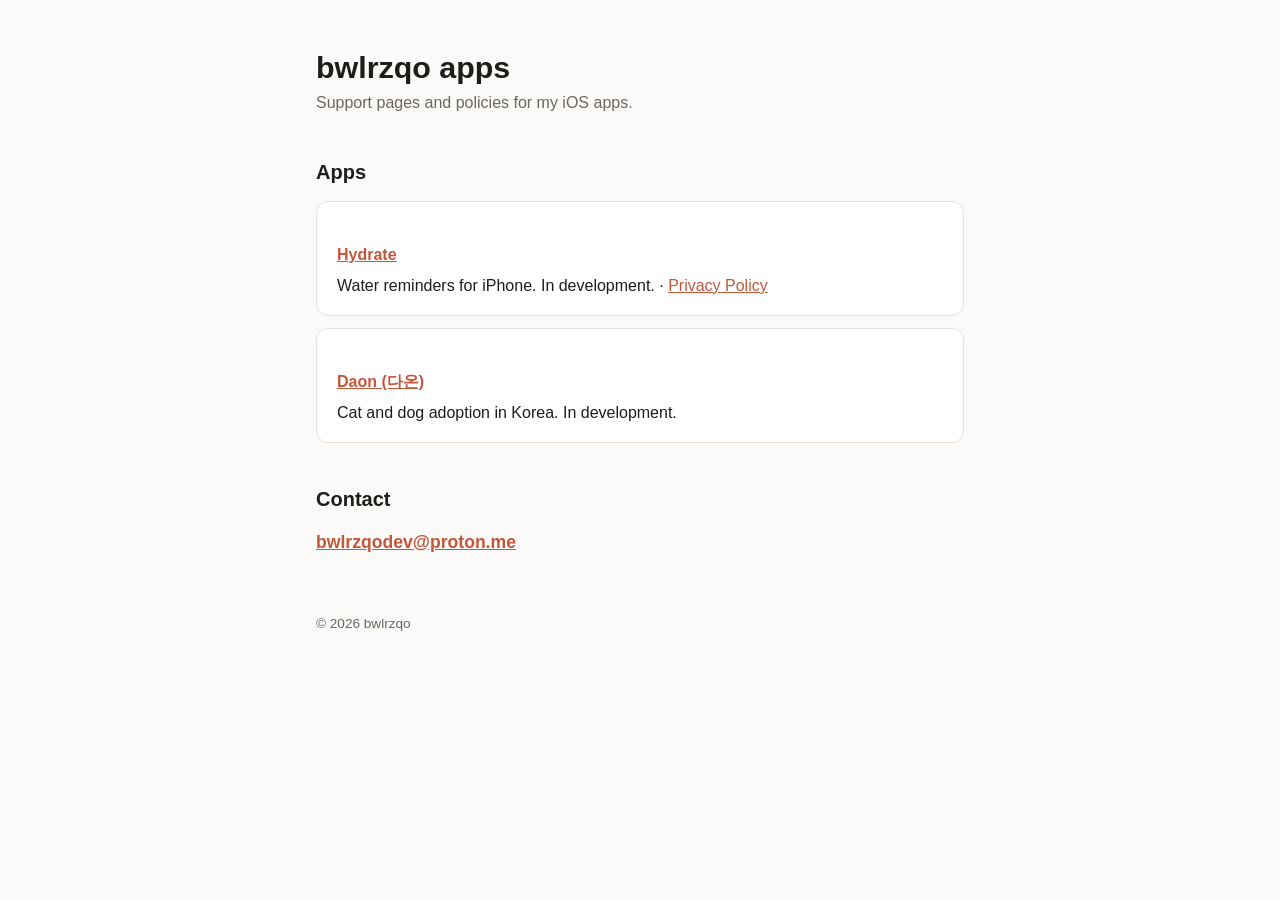
<file: index.html>
<!doctype html>
<html lang="en">
<head>
  <meta charset="utf-8">
  <meta name="viewport" content="width=device-width, initial-scale=1">
  <title>bwlrzqo apps</title>
  <meta name="description" content="Support pages and policies for iOS apps by bwlrzqo.">
  <link rel="stylesheet" href="/assets/site.css">
</head>
<body>
  <main>
    <h1>bwlrzqo apps</h1>
    <p class="subtitle">Support pages and policies for my iOS apps.</p>

    <h2>Apps</h2>
    <div class="card">
      <h3><a href="/hydrate/support/">Hydrate</a></h3>
      <p>Water reminders for iPhone. In development. · <a href="/hydrate/privacy/">Privacy Policy</a></p>
    </div>
    <div class="card">
      <h3><a href="/daon/support/">Daon (다온)</a></h3>
      <p>Cat and dog adoption in Korea. In development.</p>
    </div>

    <h2>Contact</h2>
    <p class="contact"><a href="mailto:bwlrzqodev@proton.me">bwlrzqodev@proton.me</a></p>

    <footer>© 2026 bwlrzqo</footer>
  </main>
</body>
</html>
</file>
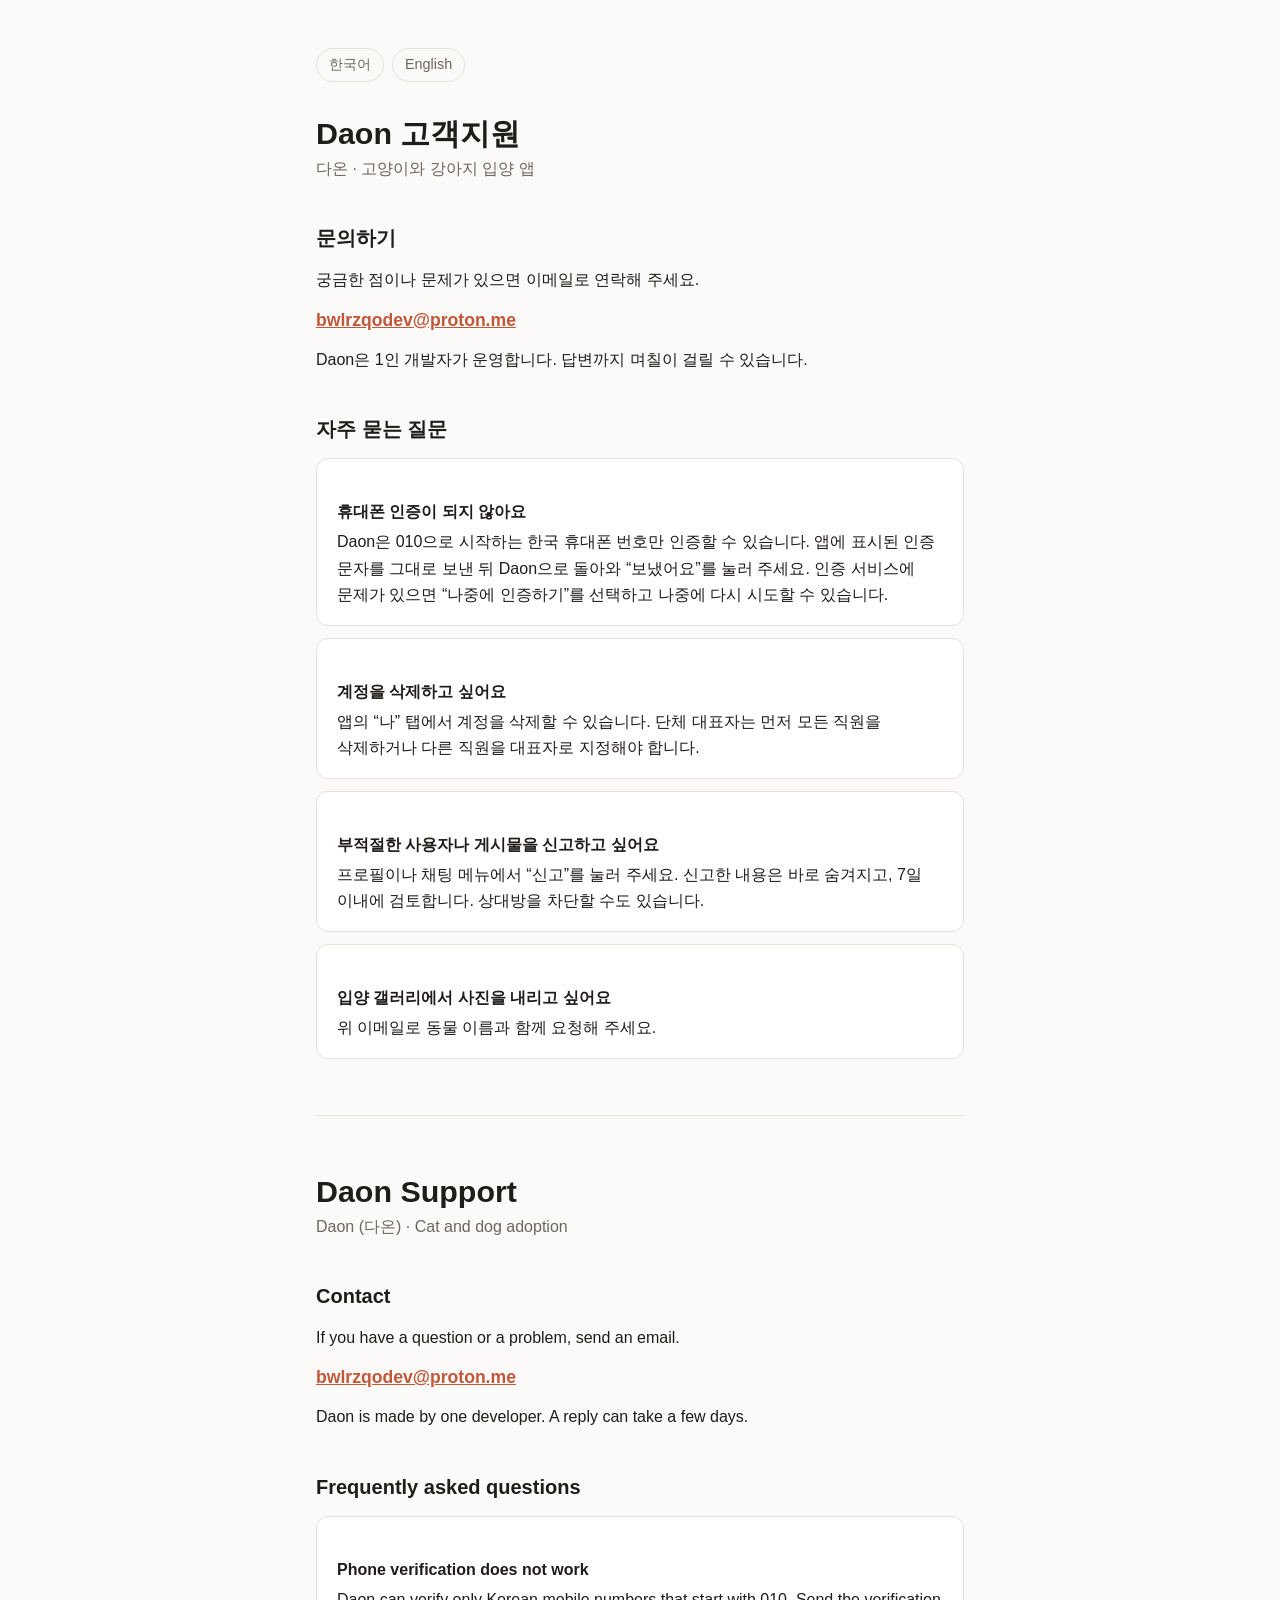
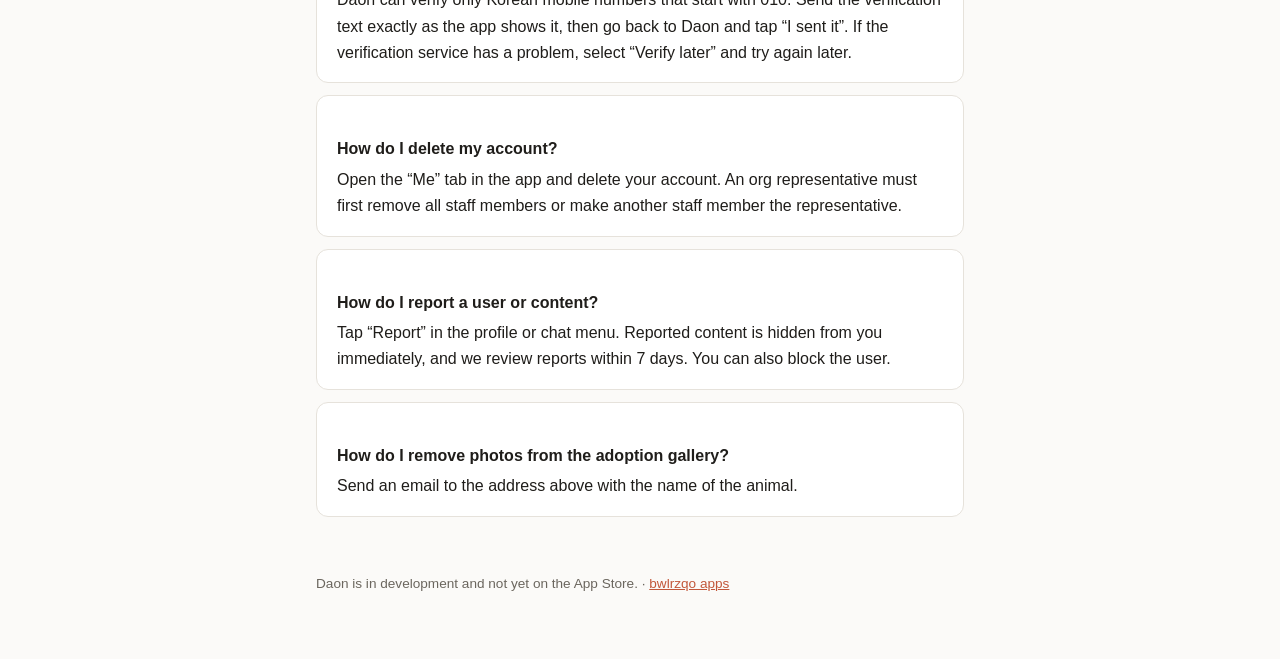
<file: daon/support/index.html>
<!doctype html>
<html lang="ko">
<head>
  <meta charset="utf-8">
  <meta name="viewport" content="width=device-width, initial-scale=1">
  <title>Daon 고객지원</title>
  <meta name="description" content="Daon(다온) 고객지원 · Daon support">
  <link rel="stylesheet" href="/assets/site.css">
</head>
<body>
  <main>
    <nav class="lang-switch">
      <a href="#ko">한국어</a>
      <a href="#en">English</a>
    </nav>

    <section id="ko" lang="ko">
      <h1>Daon 고객지원</h1>
      <p class="subtitle">다온 · 고양이와 강아지 입양 앱</p>

      <h2>문의하기</h2>
      <p>궁금한 점이나 문제가 있으면 이메일로 연락해 주세요.</p>
      <p class="contact"><a href="mailto:bwlrzqodev@proton.me?subject=Daon%20%EB%AC%B8%EC%9D%98">bwlrzqodev@proton.me</a></p>
      <p>Daon은 1인 개발자가 운영합니다. 답변까지 며칠이 걸릴 수 있습니다.</p>

      <h2>자주 묻는 질문</h2>

      <div class="card">
        <h3>휴대폰 인증이 되지 않아요</h3>
        <p>Daon은 010으로 시작하는 한국 휴대폰 번호만 인증할 수 있습니다. 앱에 표시된 인증 문자를 그대로 보낸 뒤 Daon으로 돌아와 “보냈어요”를 눌러 주세요. 인증 서비스에 문제가 있으면 “나중에 인증하기”를 선택하고 나중에 다시 시도할 수 있습니다.</p>
      </div>

      <div class="card">
        <h3>계정을 삭제하고 싶어요</h3>
        <p>앱의 “나” 탭에서 계정을 삭제할 수 있습니다. 단체 대표자는 먼저 모든 직원을 삭제하거나 다른 직원을 대표자로 지정해야 합니다.</p>
      </div>

      <div class="card">
        <h3>부적절한 사용자나 게시물을 신고하고 싶어요</h3>
        <p>프로필이나 채팅 메뉴에서 “신고”를 눌러 주세요. 신고한 내용은 바로 숨겨지고, 7일 이내에 검토합니다. 상대방을 차단할 수도 있습니다.</p>
      </div>

      <div class="card">
        <h3>입양 갤러리에서 사진을 내리고 싶어요</h3>
        <p>위 이메일로 동물 이름과 함께 요청해 주세요.</p>
      </div>
    </section>

    <hr>

    <section id="en" lang="en">
      <h1>Daon Support</h1>
      <p class="subtitle">Daon (다온) · Cat and dog adoption</p>

      <h2>Contact</h2>
      <p>If you have a question or a problem, send an email.</p>
      <p class="contact"><a href="mailto:bwlrzqodev@proton.me?subject=Daon%20support">bwlrzqodev@proton.me</a></p>
      <p>Daon is made by one developer. A reply can take a few days.</p>

      <h2>Frequently asked questions</h2>

      <div class="card">
        <h3>Phone verification does not work</h3>
        <p>Daon can verify only Korean mobile numbers that start with 010. Send the verification text exactly as the app shows it, then go back to Daon and tap “I sent it”. If the verification service has a problem, select “Verify later” and try again later.</p>
      </div>

      <div class="card">
        <h3>How do I delete my account?</h3>
        <p>Open the “Me” tab in the app and delete your account. An org representative must first remove all staff members or make another staff member the representative.</p>
      </div>

      <div class="card">
        <h3>How do I report a user or content?</h3>
        <p>Tap “Report” in the profile or chat menu. Reported content is hidden from you immediately, and we review reports within 7 days. You can also block the user.</p>
      </div>

      <div class="card">
        <h3>How do I remove photos from the adoption gallery?</h3>
        <p>Send an email to the address above with the name of the animal.</p>
      </div>
    </section>

    <footer>
      Daon is in development and not yet on the App Store. · <a href="/">bwlrzqo apps</a>
    </footer>
  </main>
</body>
</html>
</file>
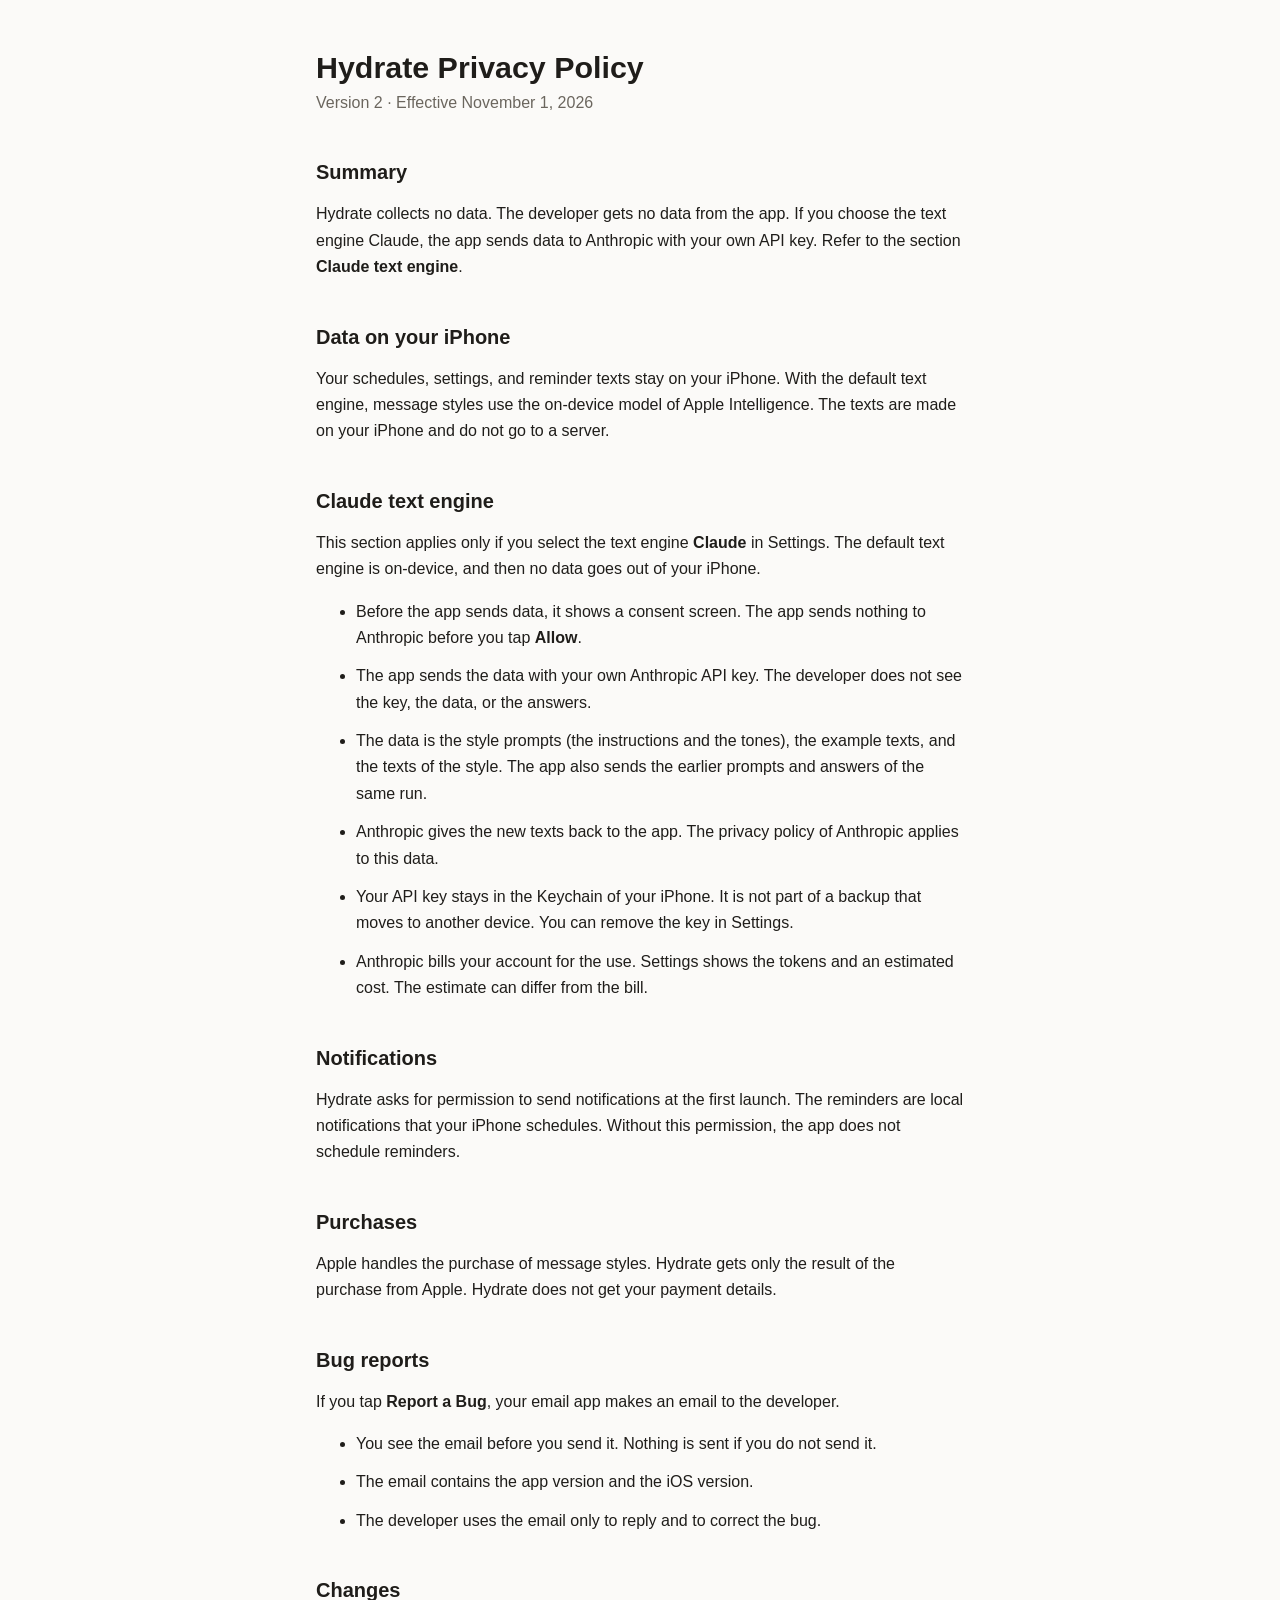
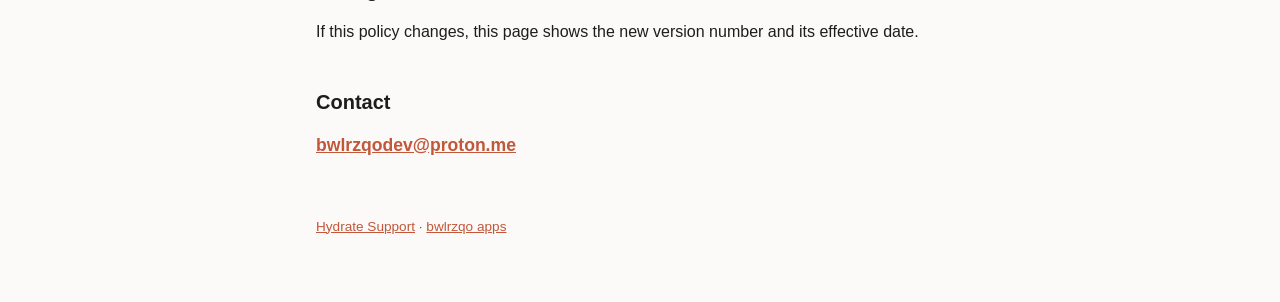
<file: hydrate/privacy/index.html>
<!doctype html>
<html lang="en">
<head>
  <meta charset="utf-8">
  <meta name="viewport" content="width=device-width, initial-scale=1">
  <title>Hydrate Privacy Policy</title>
  <meta name="description" content="Privacy policy of Hydrate, the water reminder app for iPhone.">
  <link rel="stylesheet" href="/assets/site.css">
</head>
<body>
  <main>
    <h1>Hydrate Privacy Policy</h1>
    <p class="subtitle">Version 2 · Effective November 1, 2026</p>

    <h2>Summary</h2>
    <p>Hydrate collects no data. The developer gets no data from the app. If you choose the text engine Claude, the app sends data to Anthropic with your own API key. Refer to the section <strong>Claude text engine</strong>.</p>

    <h2>Data on your iPhone</h2>
    <p>Your schedules, settings, and reminder texts stay on your iPhone. With the default text engine, message styles use the on-device model of Apple Intelligence. The texts are made on your iPhone and do not go to a server.</p>

    <h2>Claude text engine</h2>
    <p>This section applies only if you select the text engine <strong>Claude</strong> in Settings. The default text engine is on-device, and then no data goes out of your iPhone.</p>
    <ul>
      <li>Before the app sends data, it shows a consent screen. The app sends nothing to Anthropic before you tap <strong>Allow</strong>.</li>
      <li>The app sends the data with your own Anthropic API key. The developer does not see the key, the data, or the answers.</li>
      <li>The data is the style prompts (the instructions and the tones), the example texts, and the texts of the style. The app also sends the earlier prompts and answers of the same run.</li>
      <li>Anthropic gives the new texts back to the app. The privacy policy of Anthropic applies to this data.</li>
      <li>Your API key stays in the Keychain of your iPhone. It is not part of a backup that moves to another device. You can remove the key in Settings.</li>
      <li>Anthropic bills your account for the use. Settings shows the tokens and an estimated cost. The estimate can differ from the bill.</li>
    </ul>

    <h2>Notifications</h2>
    <p>Hydrate asks for permission to send notifications at the first launch. The reminders are local notifications that your iPhone schedules. Without this permission, the app does not schedule reminders.</p>

    <h2>Purchases</h2>
    <p>Apple handles the purchase of message styles. Hydrate gets only the result of the purchase from Apple. Hydrate does not get your payment details.</p>

    <h2>Bug reports</h2>
    <p>If you tap <strong>Report a Bug</strong>, your email app makes an email to the developer.</p>
    <ul>
      <li>You see the email before you send it. Nothing is sent if you do not send it.</li>
      <li>The email contains the app version and the iOS version.</li>
      <li>The developer uses the email only to reply and to correct the bug.</li>
    </ul>

    <h2>Changes</h2>
    <p>If this policy changes, this page shows the new version number and its effective date.</p>

    <h2>Contact</h2>
    <p class="contact"><a href="mailto:bwlrzqodev@proton.me?subject=Hydrate%20privacy">bwlrzqodev@proton.me</a></p>

    <footer>
      <a href="/hydrate/support/">Hydrate Support</a> · <a href="/">bwlrzqo apps</a>
    </footer>
  </main>
</body>
</html>
</file>
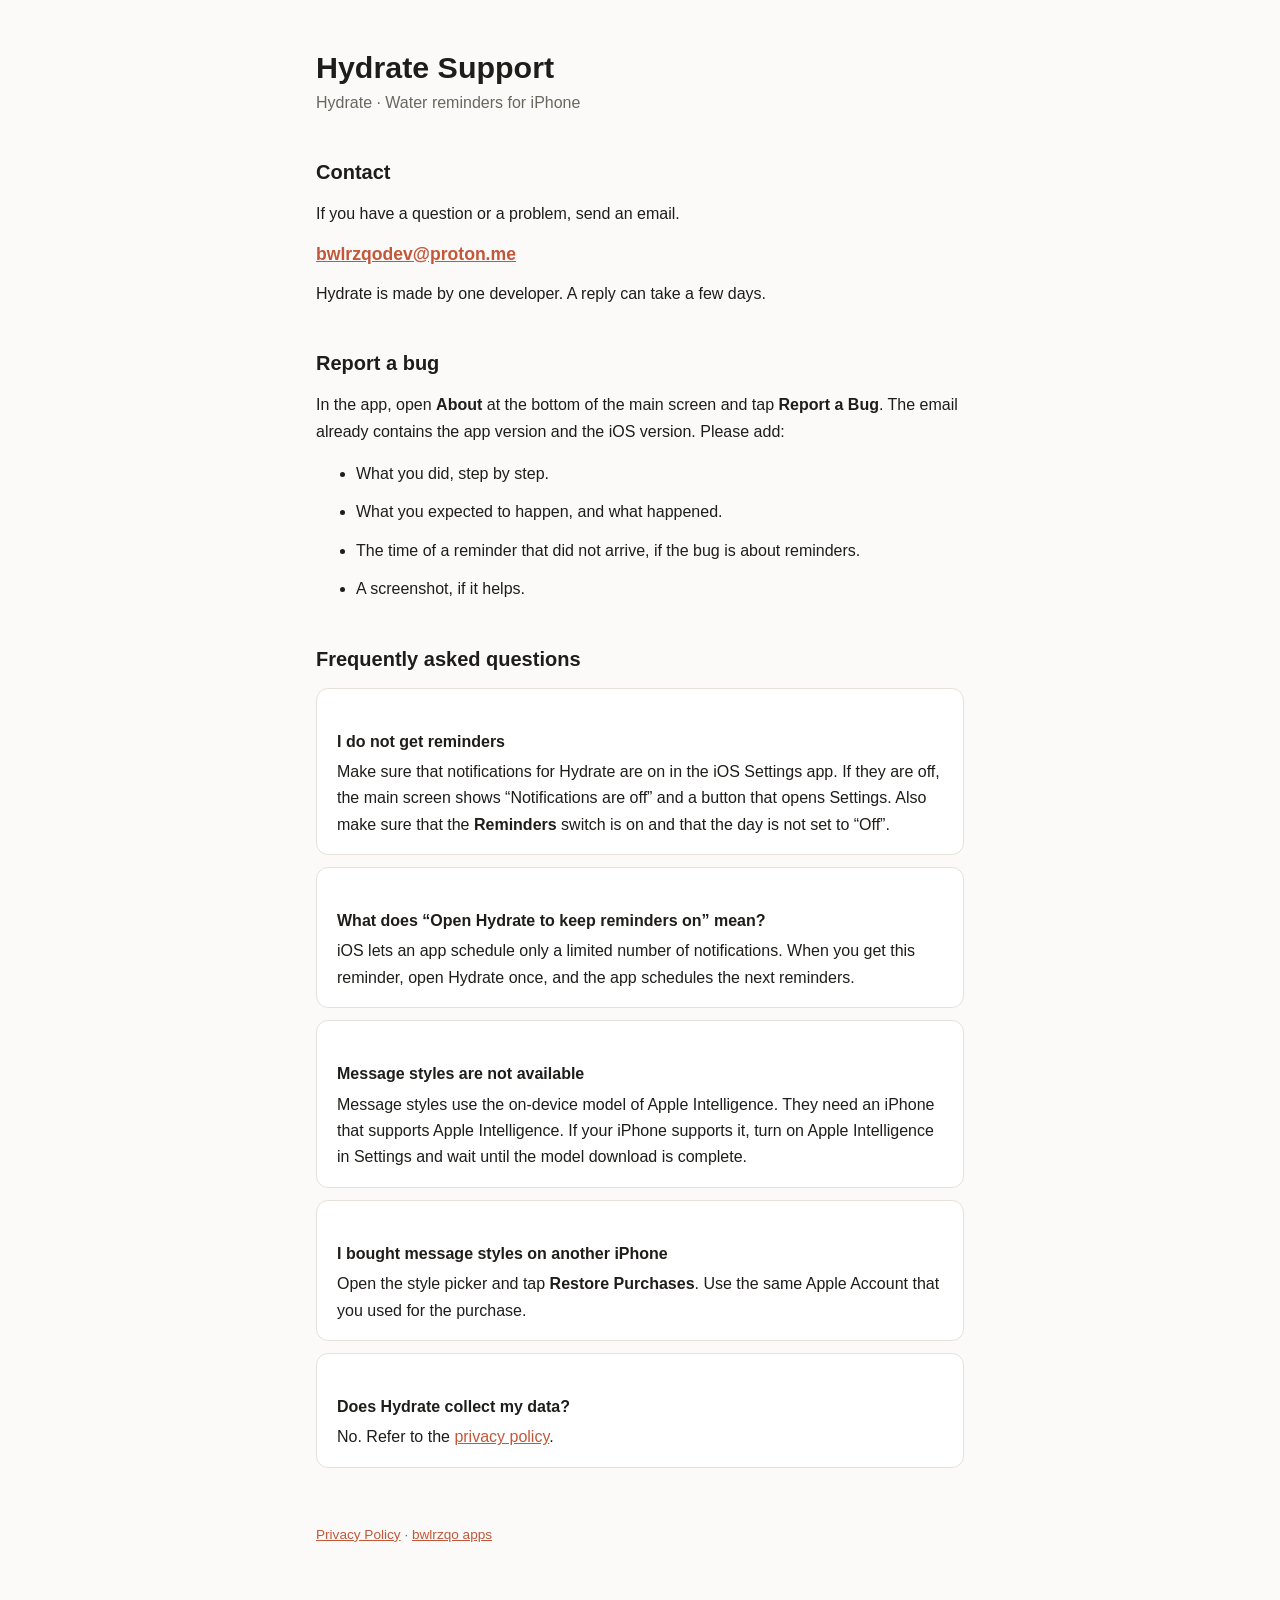
<file: hydrate/support/index.html>
<!doctype html>
<html lang="en">
<head>
  <meta charset="utf-8">
  <meta name="viewport" content="width=device-width, initial-scale=1">
  <title>Hydrate Support</title>
  <meta name="description" content="Hydrate support · Water reminders for iPhone">
  <link rel="stylesheet" href="/assets/site.css">
</head>
<body>
  <main>
    <h1>Hydrate Support</h1>
    <p class="subtitle">Hydrate · Water reminders for iPhone</p>

    <h2>Contact</h2>
    <p>If you have a question or a problem, send an email.</p>
    <p class="contact"><a href="mailto:bwlrzqodev@proton.me?subject=Hydrate%20support">bwlrzqodev@proton.me</a></p>
    <p>Hydrate is made by one developer. A reply can take a few days.</p>

    <h2>Report a bug</h2>
    <p>In the app, open <strong>About</strong> at the bottom of the main screen and tap <strong>Report a Bug</strong>. The email already contains the app version and the iOS version. Please add:</p>
    <ul>
      <li>What you did, step by step.</li>
      <li>What you expected to happen, and what happened.</li>
      <li>The time of a reminder that did not arrive, if the bug is about reminders.</li>
      <li>A screenshot, if it helps.</li>
    </ul>

    <h2>Frequently asked questions</h2>

    <div class="card">
      <h3>I do not get reminders</h3>
      <p>Make sure that notifications for Hydrate are on in the iOS Settings app. If they are off, the main screen shows “Notifications are off” and a button that opens Settings. Also make sure that the <strong>Reminders</strong> switch is on and that the day is not set to “Off”.</p>
    </div>

    <div class="card">
      <h3>What does “Open Hydrate to keep reminders on” mean?</h3>
      <p>iOS lets an app schedule only a limited number of notifications. When you get this reminder, open Hydrate once, and the app schedules the next reminders.</p>
    </div>

    <div class="card">
      <h3>Message styles are not available</h3>
      <p>Message styles use the on-device model of Apple Intelligence. They need an iPhone that supports Apple Intelligence. If your iPhone supports it, turn on Apple Intelligence in Settings and wait until the model download is complete.</p>
    </div>

    <div class="card">
      <h3>I bought message styles on another iPhone</h3>
      <p>Open the style picker and tap <strong>Restore Purchases</strong>. Use the same Apple Account that you used for the purchase.</p>
    </div>

    <div class="card">
      <h3>Does Hydrate collect my data?</h3>
      <p>No. Refer to the <a href="/hydrate/privacy/">privacy policy</a>.</p>
    </div>

    <footer>
      <a href="/hydrate/privacy/">Privacy Policy</a> · <a href="/">bwlrzqo apps</a>
    </footer>
  </main>
</body>
</html>
</file>
<file: assets/site.css>
:root {
  --bg: #fbfaf8;
  --surface: #ffffff;
  --text: #1f1d1a;
  --muted: #6b665e;
  --border: #e6e2db;
  --accent: #c2573a;
  --max: 680px;
  color-scheme: light dark;
}

@media (prefers-color-scheme: dark) {
  :root {
    --bg: #171614;
    --surface: #211f1c;
    --text: #ece8e1;
    --muted: #a29c92;
    --border: #36322d;
    --accent: #e8805f;
  }
}

* { box-sizing: border-box; }

body {
  margin: 0;
  background: var(--bg);
  color: var(--text);
  font: 16px/1.65 -apple-system, BlinkMacSystemFont, "Apple SD Gothic Neo", "Noto Sans KR", "Segoe UI", sans-serif;
  word-break: keep-all;
  overflow-wrap: anywhere;
}

main {
  max-width: var(--max);
  margin: 0 auto;
  padding: 48px 16px 64px;
}

h1 { font-size: 1.9rem; line-height: 1.25; margin: 0 0 4px; }
h2 { font-size: 1.25rem; margin: 40px 0 12px; }
h3 { font-size: 1rem; margin: 24px 0 4px; }
p, li { margin: 0 0 12px; }
a { color: var(--accent); }

.subtitle { color: var(--muted); margin: 0 0 32px; }

.lang-switch {
  display: flex;
  gap: 8px;
  margin-bottom: 32px;
}
.lang-switch a {
  padding: 4px 12px;
  border: 1px solid var(--border);
  border-radius: 999px;
  text-decoration: none;
  color: var(--muted);
  font-size: 0.9rem;
}

.card {
  background: var(--surface);
  border: 1px solid var(--border);
  border-radius: 12px;
  padding: 16px 20px;
  margin: 0 0 12px;
}
.card p:last-child { margin-bottom: 0; }

.contact {
  font-size: 1.1rem;
  font-weight: 600;
}

hr {
  border: 0;
  border-top: 1px solid var(--border);
  margin: 56px 0;
}

footer {
  color: var(--muted);
  font-size: 0.85rem;
  margin-top: 56px;
}
</file>
